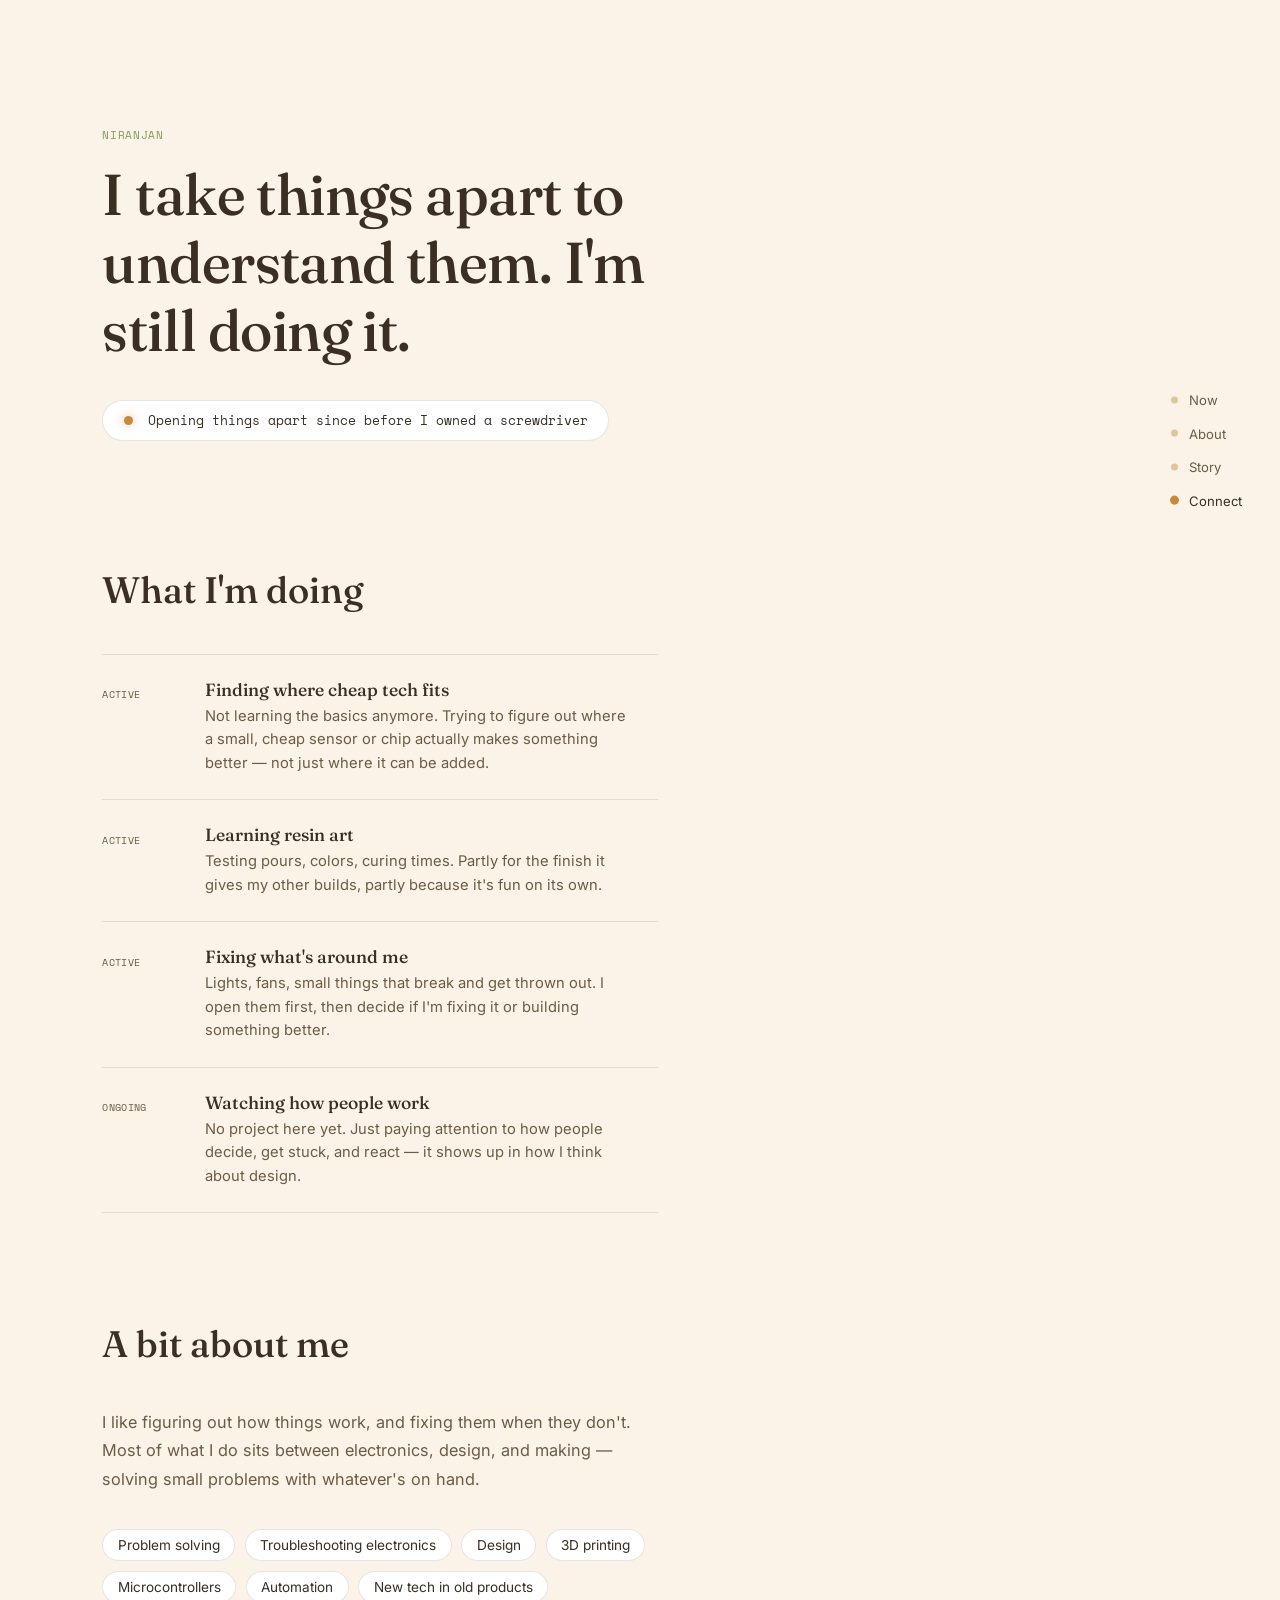
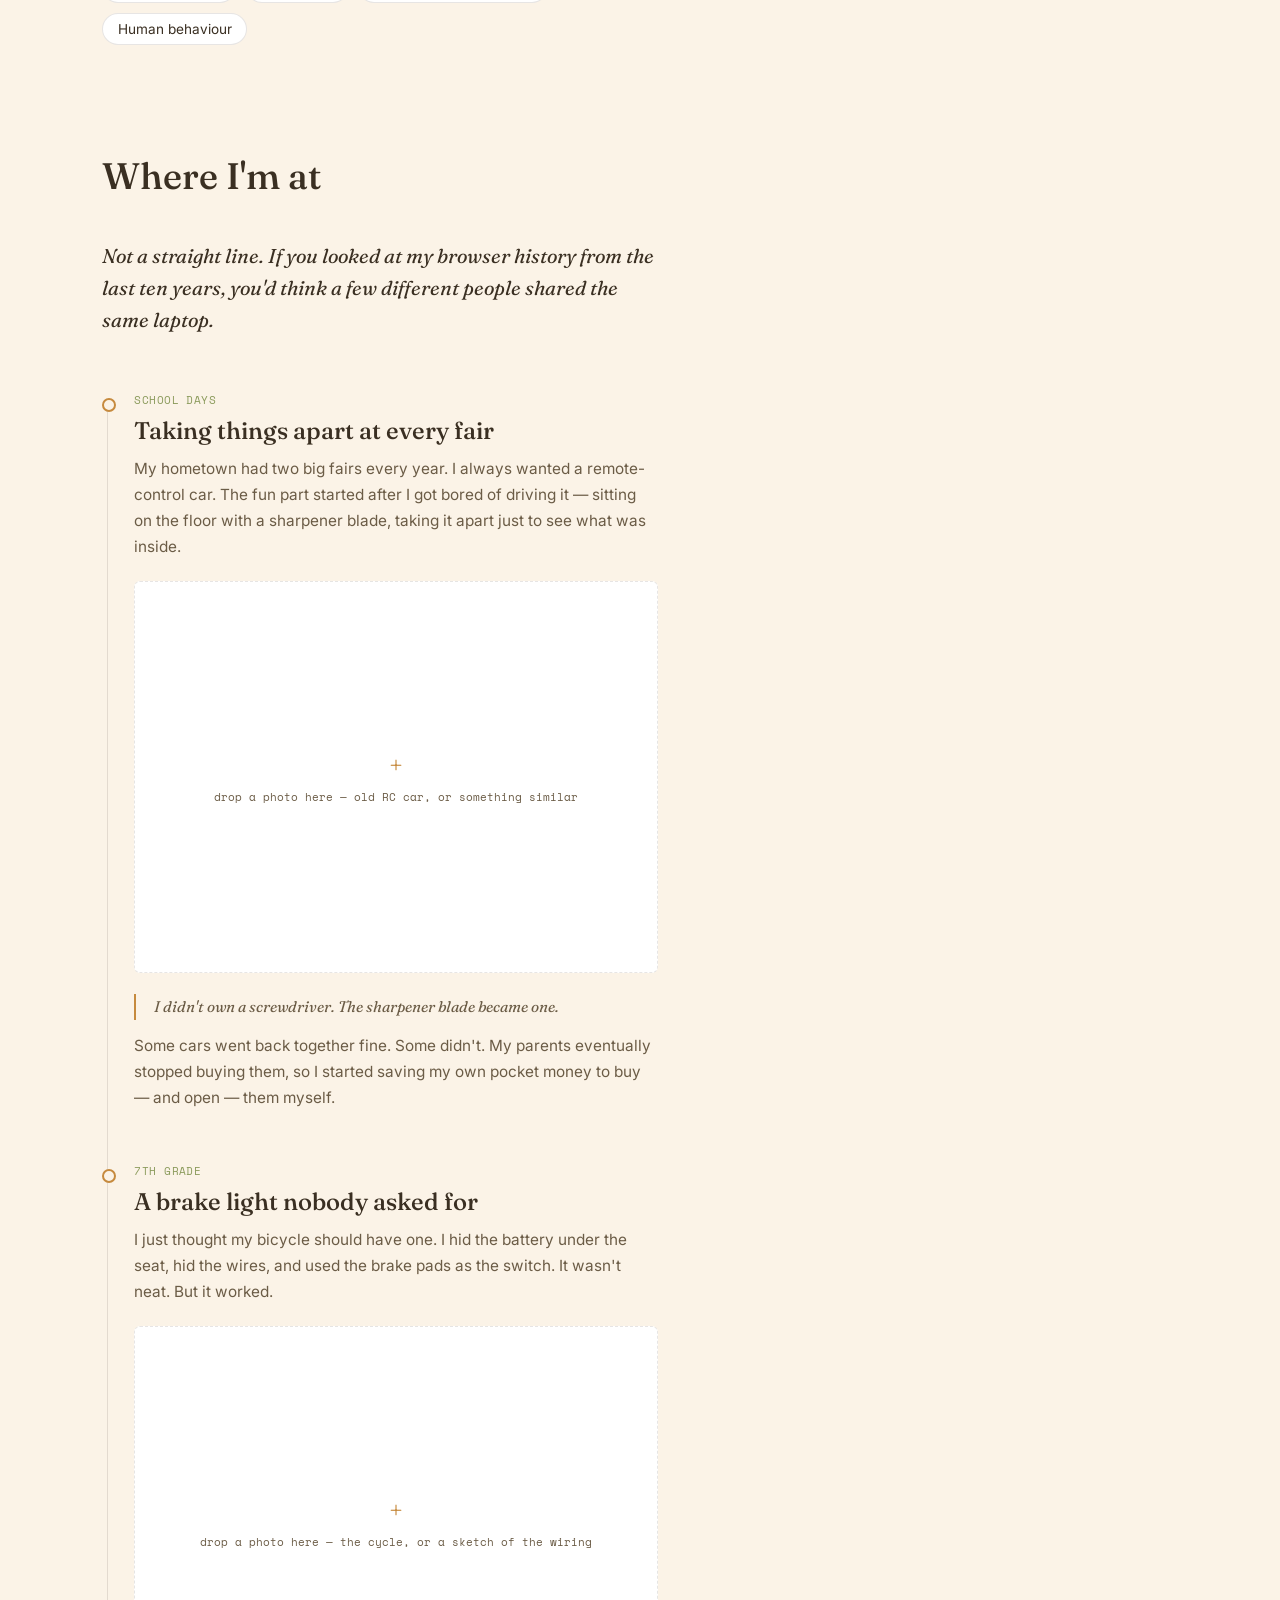
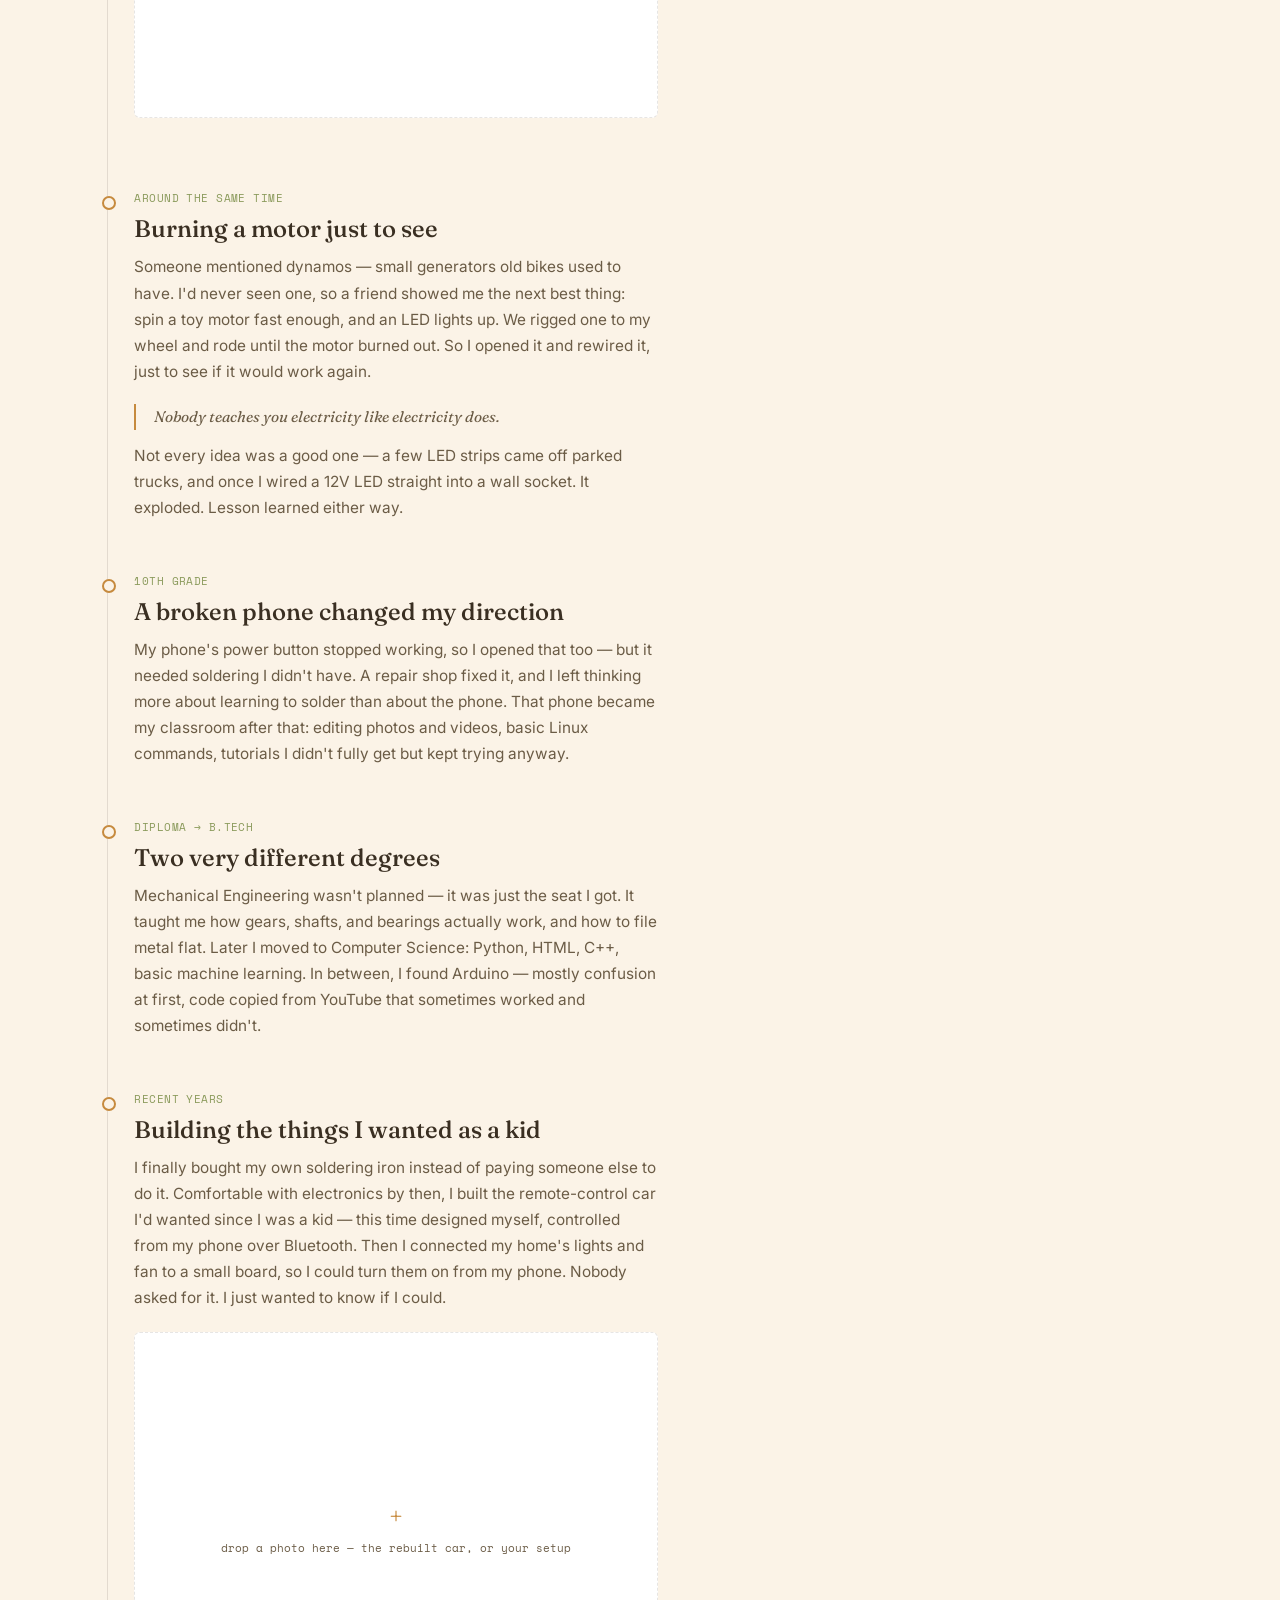
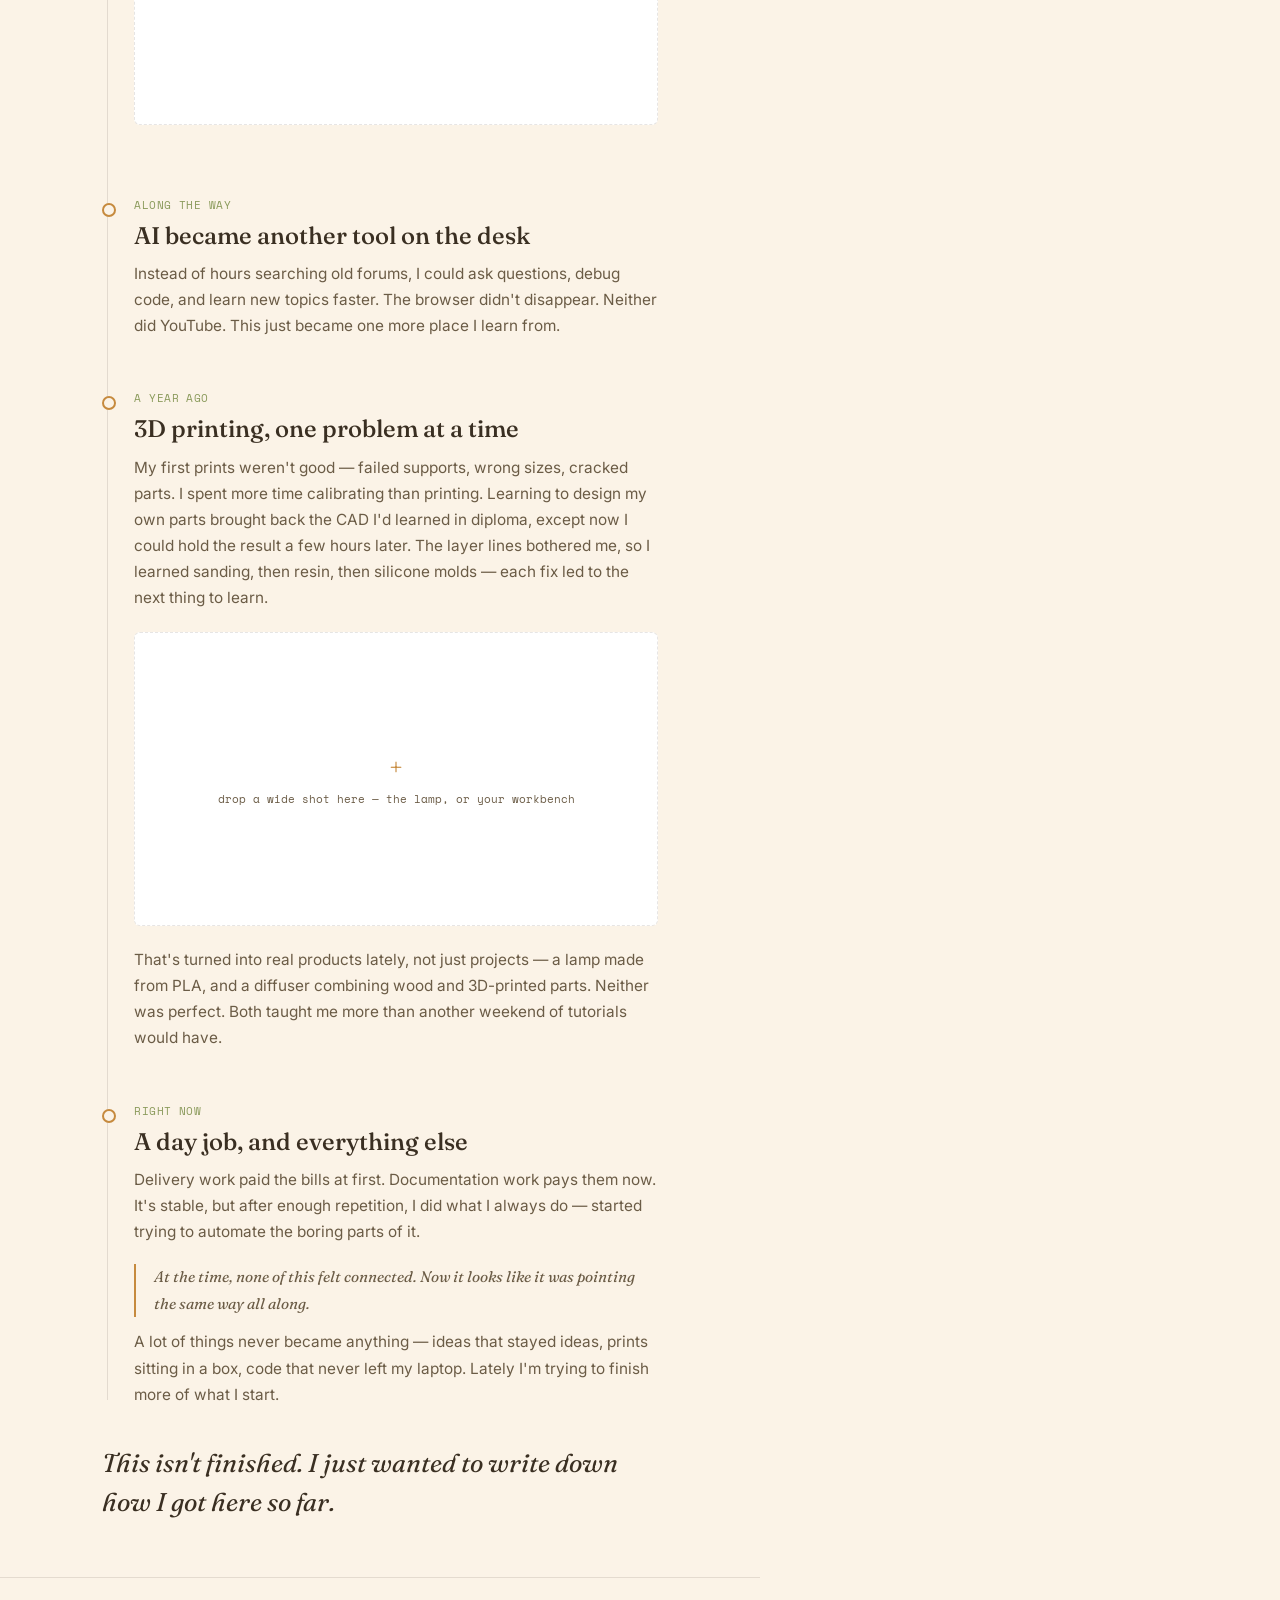
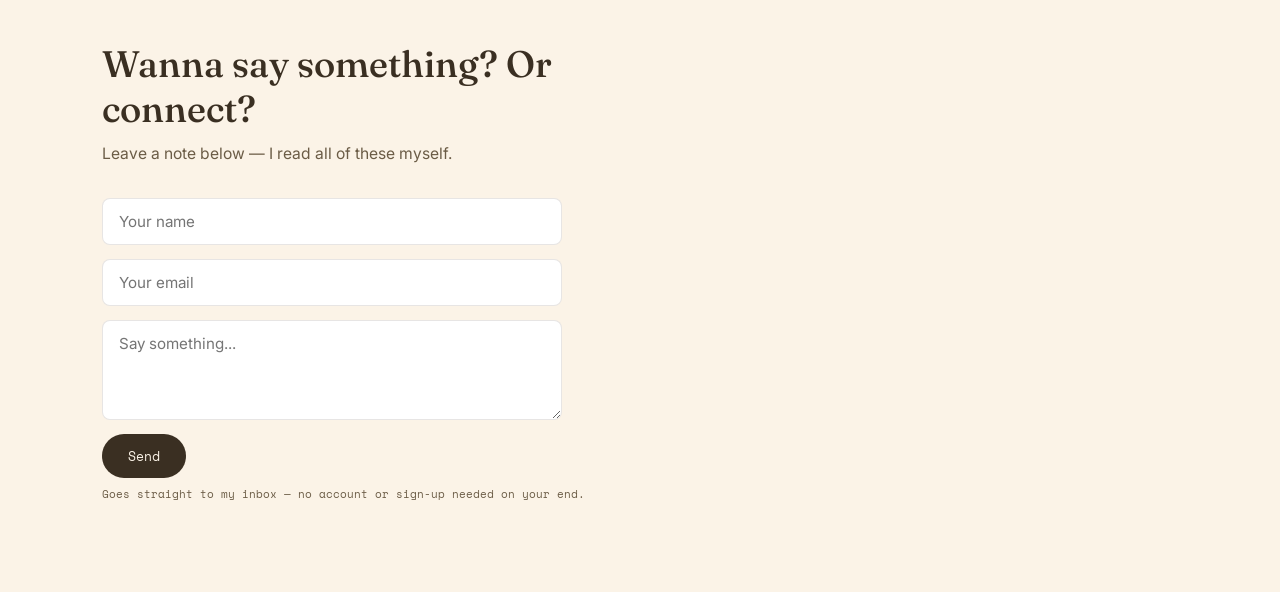
<file: index-1.html>
<!DOCTYPE html>
<html lang="en">
<head>
<meta charset="UTF-8">
<meta name="viewport" content="width=device-width, initial-scale=1.0">
<title>Niranjan</title>
<link rel="preconnect" href="https://fonts.googleapis.com">
<link rel="preconnect" href="https://fonts.gstatic.com" crossorigin>
<link href="https://fonts.googleapis.com/css2?family=Fraunces:ital,opsz,wght@0,9..144,400;0,9..144,500;0,9..144,600;1,9..144,400;1,9..144,500&family=Inter:wght@400;500&family=Space+Mono:wght@400;500&display=swap" rel="stylesheet">
<style>
/* ============================================================
   NIRANJAN — single page, plain-spoken, skim-friendly.

   ORDER ON PAGE (top to bottom):
   1. Hero — one line, who I am
   2. Now — what I'm doing today
   3. About — quick interests
   4. Story — the long version, but broken into headlines
   5. Connect — a small message box (Formspree)

   TO EDIT:
   - Colors: all in :root below.
   - Formspree: search "FORMSPREE" below and paste your own
     form endpoint (make a free one at formspree.io).
   - Photo slots: replace <div class="photo empty">…</div> with
     <div class="photo"><img src="your-photo.jpg" alt=""></div>
============================================================ */
:root {
  --paper: #fbf3e7;
  --ink: #3a2f22;
  --ink-soft: #6b5c46;
  --olive: #8a9a5b;
  --ochre: #c68a3e;
  --ochre-soft: rgba(198, 138, 62, 0.28);
  --line: rgba(58, 47, 34, 0.12);
  --card: #ffffff;
}
* { margin: 0; padding: 0; box-sizing: border-box; }
html { scroll-behavior: smooth; }
body {
  background: var(--paper);
  color: var(--ink);
  font-family: 'Inter', -apple-system, sans-serif;
}
.wrap { max-width: 720px; padding: 0 8vw; }

/* ---------- right-side jump nav (desktop) ---------- */
.side-nav {
  position: fixed; right: 2.4rem; top: 50%; transform: translateY(-50%);
  display: flex; flex-direction: column; gap: 1.1rem; z-index: 20;
}
.side-nav a {
  display: flex; align-items: center; gap: 0.65rem;
  font-size: 0.82rem; color: var(--ink-soft); text-decoration: none;
}
.side-nav a .dot {
  width: 7px; height: 7px; border-radius: 50%; background: var(--ochre);
  opacity: 0.45; flex-shrink: 0; transition: opacity 0.2s ease, transform 0.2s ease;
}
.side-nav a:hover, .side-nav a.active { color: var(--ink); }
.side-nav a:hover .dot, .side-nav a.active .dot { opacity: 1; transform: scale(1.3); }

/* bottom bar version for small / narrow screens */
.bottom-nav {
  display: none;
  position: fixed; bottom: 0; left: 0; right: 0; z-index: 20;
  background: rgba(251,243,231,0.95); backdrop-filter: blur(6px);
  border-top: 1px solid var(--line);
  padding: 0.8rem 4vw; justify-content: space-around;
}
.bottom-nav a {
  font-size: 0.72rem; color: var(--ink-soft); text-decoration: none;
  display: flex; flex-direction: column; align-items: center; gap: 0.3rem;
}
.bottom-nav a .dot { width: 6px; height: 6px; border-radius: 50%; background: var(--ochre); opacity: 0.4; }
.bottom-nav a.active, .bottom-nav a:hover { color: var(--ink); }
.bottom-nav a.active .dot { opacity: 1; }

@media (max-width: 1080px) {
  .side-nav { display: none; }
  .bottom-nav { display: flex; }
  body { padding-bottom: 4.5rem; }
}

/* ---------- hero ---------- */
.hero { padding: 14vh 8vw 8vh; max-width: 760px; }
.eyebrow {
  font-family: 'Space Mono', monospace; font-size: 0.7rem;
  letter-spacing: 0.06em; color: var(--olive); text-transform: uppercase;
  margin-bottom: 1.1rem;
}
.hero h1 {
  font-family: 'Fraunces', serif; font-weight: 500;
  font-size: clamp(2.2rem, 5.5vw, 3.6rem);
  line-height: 1.18; letter-spacing: -0.01em;
  max-width: 16ch;
}
.tag {
  margin-top: 2.2rem; display: inline-flex; align-items: center;
  gap: 0.9rem; padding: 0.65rem 1.3rem; background: var(--card);
  border: 1px solid var(--line);
  border-radius: 999px; text-decoration: none; color: var(--ink);
}
.dot-lg {
  width: 9px; height: 9px; border-radius: 50%; background: var(--ochre);
  box-shadow: 0 0 8px 2px var(--ochre-soft);
  animation: breathe 3.2s ease-in-out infinite; flex-shrink: 0;
}
@keyframes breathe { 0%,100%{opacity:.55;} 50%{opacity:1;} }
.tag-text { font-family: 'Space Mono', monospace; font-size: 0.8rem; }

/* ---------- section shell ---------- */
section { padding: 6vh 8vw; max-width: 760px; }
section h2.section-title {
  font-family: 'Fraunces', serif; font-weight: 500;
  font-size: clamp(1.7rem, 3.6vw, 2.3rem);
  margin-bottom: 2.6rem; max-width: 20ch;
}

/* ---------- NOW ---------- */
.entry { display: flex; gap: 1.4rem; padding: 1.5rem 0; border-top: 1px solid var(--line); }
.entry:last-child { border-bottom: 1px solid var(--line); }
.entry .status { flex-shrink: 0; width: 80px; padding-top: 0.2rem; }
.status-label {
  font-family: 'Space Mono', monospace; font-size: 0.65rem;
  letter-spacing: 0.03em; color: var(--ink-soft); text-transform: uppercase;
}
.entry h3 { font-family: 'Fraunces', serif; font-weight: 500; font-size: 1.1rem; margin-bottom: 0.3rem; }
.entry p { font-size: 0.92rem; color: var(--ink-soft); line-height: 1.6; max-width: 48ch; }

/* ---------- ABOUT ---------- */
.about-line {
  font-size: 1.02rem; color: var(--ink-soft); line-height: 1.75;
  max-width: 56ch; margin-bottom: 2.2rem;
}
.chips { display: flex; flex-wrap: wrap; gap: 0.6rem; }
.chip {
  font-size: 0.85rem; color: var(--ink);
  background: var(--card); border: 1px solid var(--line);
  padding: 0.45rem 0.9rem; border-radius: 999px;
}

/* ---------- STORY ---------- */
.story-intro {
  font-family: 'Fraunces', serif; font-style: italic; font-size: clamp(1.05rem, 2vw, 1.25rem);
  color: var(--ink); line-height: 1.6; max-width: 54ch; margin-bottom: 3.5rem;
}
.trail { position: relative; padding-left: 2rem; }
.trail::before { content: ""; position: absolute; left: 5px; top: 8px; bottom: 8px; width: 1px; background: var(--line); }
.beat { position: relative; padding-bottom: 3.2rem; }
.beat:last-child { padding-bottom: 0; }
.beat::before {
  content: ""; position: absolute; left: -2rem; top: 6px;
  width: 10px; height: 10px; border-radius: 50%;
  background: var(--paper); border: 2px solid var(--ochre);
}
.beat .when {
  font-family: 'Space Mono', monospace; font-size: 0.68rem;
  color: var(--olive); text-transform: uppercase; letter-spacing: 0.04em;
  margin-bottom: 0.5rem;
}
.beat h3 {
  font-family: 'Fraunces', serif; font-weight: 500;
  font-size: clamp(1.2rem, 2.4vw, 1.5rem);
  margin-bottom: 0.7rem;
}
.beat p { font-size: 0.96rem; color: var(--ink-soft); line-height: 1.7; max-width: 54ch; margin-bottom: 0.8rem; }
.beat p:last-of-type { margin-bottom: 0; }
.pull {
  font-family: 'Fraunces', serif; font-style: italic;
  font-size: clamp(1.15rem, 2.2vw, 1.4rem);
  color: var(--ink); line-height: 1.5; max-width: 30ch;
  margin: 1.2rem 0 1.4rem; border-left: 2px solid var(--ochre); padding-left: 1.1rem;
}
.photo {
  margin: 1.3rem 0; border-radius: 6px; overflow: hidden;
  background: var(--card); border: 1px dashed var(--line);
  aspect-ratio: 4/3; display: flex; align-items: center; justify-content: center;
}
.photo img { width: 100%; height: 100%; object-fit: cover; display: block; }
.photo.wide { aspect-ratio: 16/9; }
.photo.empty {
  flex-direction: column; gap: 0.5rem;
  font-family: 'Space Mono', monospace; font-size: 0.68rem;
  color: var(--ink-soft); text-align: center; padding: 1.3rem;
}
.photo.empty .plus { font-family: 'Fraunces', serif; font-size: 1.6rem; color: var(--ochre); }
.closing-line {
  font-family: 'Fraunces', serif; font-style: italic;
  font-size: clamp(1.2rem, 2.5vw, 1.6rem);
  color: var(--ink); line-height: 1.55; max-width: 44ch; margin-top: 4vh;
}

/* ---------- CONNECT ---------- */
#connect { border-top: 1px solid var(--line); padding-top: 7vh; padding-bottom: 10vh; }
#connect .section-title { margin-bottom: 0.8rem; }
#connect .sub { font-size: 0.98rem; color: var(--ink-soft); margin-bottom: 2.2rem; max-width: 46ch; }

form.msg { display: flex; flex-direction: column; gap: 0.9rem; max-width: 460px; }
form.msg input, form.msg textarea {
  font-family: 'Inter', sans-serif; font-size: 0.95rem; color: var(--ink);
  background: var(--card); border: 1px solid var(--line); border-radius: 8px;
  padding: 0.8rem 1rem; outline: none; resize: vertical;
}
form.msg input:focus, form.msg textarea:focus { border-color: var(--ochre); }
form.msg textarea { min-height: 100px; }
form.msg button {
  align-self: flex-start;
  font-family: 'Space Mono', monospace; font-size: 0.82rem;
  color: var(--paper); background: var(--ink);
  border: none; border-radius: 999px;
  padding: 0.75rem 1.6rem; cursor: pointer;
  transition: background 0.2s ease;
}
form.msg button:hover { background: var(--ochre); }
.msg-note { font-family: 'Space Mono', monospace; font-size: 0.7rem; color: var(--ink-soft); margin-top: 0.4rem; }

@media (max-width: 640px) {
  .hero { padding: 10vh 6vw 6vh; }
  section { padding: 5vh 6vw; }
  .entry { flex-direction: column; gap: 0.5rem; }
}
@media (prefers-reduced-motion: reduce) { .dot-lg { animation: none; opacity: .9; } }
a:focus-visible, button:focus-visible, input:focus-visible, textarea:focus-visible { outline: 2px solid var(--ochre); outline-offset: 2px; }
</style>
</head>
<body>

<!-- ===== RIGHT-SIDE NAV — jumps straight to a section, no scrolling needed ===== -->
<nav class="side-nav" id="sideNav">
  <a href="#now" data-target="now"><span class="dot"></span>Now</a>
  <a href="#about" data-target="about"><span class="dot"></span>About</a>
  <a href="#story" data-target="story"><span class="dot"></span>Story</a>
  <a href="#connect" data-target="connect"><span class="dot"></span>Connect</a>
</nav>
<nav class="bottom-nav" id="bottomNav">
  <a href="#now" data-target="now"><span class="dot"></span>Now</a>
  <a href="#about" data-target="about"><span class="dot"></span>About</a>
  <a href="#story" data-target="story"><span class="dot"></span>Story</a>
  <a href="#connect" data-target="connect"><span class="dot"></span>Connect</a>
</nav>

<!-- ===== HERO — one line, says who I am ===== -->
<div class="hero" id="top">
  <div class="eyebrow">Niranjan</div>
  <h1>I take things apart to understand them. I'm still doing it.</h1>
  <a href="#story" class="tag">
    <span class="dot-lg"></span>
    <span class="tag-text">Opening things apart since before I owned a screwdriver</span>
  </a>
</div>

<!-- ===== NOW — right at the top, what's happening today ===== -->
<section id="now">
  <h2 class="section-title">What I'm doing</h2>

  <div class="entry">
    <div class="status"><span class="status-label">Active</span></div>
    <div>
      <h3>Finding where cheap tech fits</h3>
      <p>Not learning the basics anymore. Trying to figure out where a small, cheap sensor or chip actually makes something better — not just where it can be added.</p>
    </div>
  </div>

  <div class="entry">
    <div class="status"><span class="status-label">Active</span></div>
    <div>
      <h3>Learning resin art</h3>
      <p>Testing pours, colors, curing times. Partly for the finish it gives my other builds, partly because it's fun on its own.</p>
    </div>
  </div>

  <div class="entry">
    <div class="status"><span class="status-label">Active</span></div>
    <div>
      <h3>Fixing what's around me</h3>
      <p>Lights, fans, small things that break and get thrown out. I open them first, then decide if I'm fixing it or building something better.</p>
    </div>
  </div>

  <div class="entry">
    <div class="status"><span class="status-label">Ongoing</span></div>
    <div>
      <h3>Watching how people work</h3>
      <p>No project here yet. Just paying attention to how people decide, get stuck, and react — it shows up in how I think about design.</p>
    </div>
  </div>
</section>

<!-- ===== ABOUT — the short version, before the long one ===== -->
<section id="about">
  <h2 class="section-title">A bit about me</h2>
  <p class="about-line">I like figuring out how things work, and fixing them when they don't. Most of what I do sits between electronics, design, and making — solving small problems with whatever's on hand.</p>
  <div class="chips">
    <span class="chip">Problem solving</span>
    <span class="chip">Troubleshooting electronics</span>
    <span class="chip">Design</span>
    <span class="chip">3D printing</span>
    <span class="chip">Microcontrollers</span>
    <span class="chip">Automation</span>
    <span class="chip">New tech in old products</span>
    <span class="chip">Human behaviour</span>
  </div>
</section>

<!-- ===== STORY — the long version, but skimmable ===== -->
<section id="story">
  <h2 class="section-title">Where I'm at</h2>
  <p class="story-intro">Not a straight line. If you looked at my browser history from the last ten years, you'd think a few different people shared the same laptop.</p>

  <div class="trail">

    <div class="beat">
      <div class="when">School days</div>
      <h3>Taking things apart at every fair</h3>
      <p>My hometown had two big fairs every year. I always wanted a remote-control car. The fun part started after I got bored of driving it — sitting on the floor with a sharpener blade, taking it apart just to see what was inside.</p>
      <div class="photo empty"><span class="plus">+</span><span>drop a photo here — old RC car, or something similar</span></div>
      <p class="pull">I didn't own a screwdriver. The sharpener blade became one.</p>
      <p>Some cars went back together fine. Some didn't. My parents eventually stopped buying them, so I started saving my own pocket money to buy — and open — them myself.</p>
    </div>

    <div class="beat">
      <div class="when">7th grade</div>
      <h3>A brake light nobody asked for</h3>
      <p>I just thought my bicycle should have one. I hid the battery under the seat, hid the wires, and used the brake pads as the switch. It wasn't neat. But it worked.</p>
      <div class="photo empty"><span class="plus">+</span><span>drop a photo here — the cycle, or a sketch of the wiring</span></div>
    </div>

    <div class="beat">
      <div class="when">Around the same time</div>
      <h3>Burning a motor just to see</h3>
      <p>Someone mentioned dynamos — small generators old bikes used to have. I'd never seen one, so a friend showed me the next best thing: spin a toy motor fast enough, and an LED lights up. We rigged one to my wheel and rode until the motor burned out. So I opened it and rewired it, just to see if it would work again.</p>
      <p class="pull">Nobody teaches you electricity like electricity does.</p>
      <p>Not every idea was a good one — a few LED strips came off parked trucks, and once I wired a 12V LED straight into a wall socket. It exploded. Lesson learned either way.</p>
    </div>

    <div class="beat">
      <div class="when">10th grade</div>
      <h3>A broken phone changed my direction</h3>
      <p>My phone's power button stopped working, so I opened that too — but it needed soldering I didn't have. A repair shop fixed it, and I left thinking more about learning to solder than about the phone. That phone became my classroom after that: editing photos and videos, basic Linux commands, tutorials I didn't fully get but kept trying anyway.</p>
    </div>

    <div class="beat">
      <div class="when">Diploma → B.Tech</div>
      <h3>Two very different degrees</h3>
      <p>Mechanical Engineering wasn't planned — it was just the seat I got. It taught me how gears, shafts, and bearings actually work, and how to file metal flat. Later I moved to Computer Science: Python, HTML, C++, basic machine learning. In between, I found Arduino — mostly confusion at first, code copied from YouTube that sometimes worked and sometimes didn't.</p>
    </div>

    <div class="beat">
      <div class="when">Recent years</div>
      <h3>Building the things I wanted as a kid</h3>
      <p>I finally bought my own soldering iron instead of paying someone else to do it. Comfortable with electronics by then, I built the remote-control car I'd wanted since I was a kid — this time designed myself, controlled from my phone over Bluetooth. Then I connected my home's lights and fan to a small board, so I could turn them on from my phone. Nobody asked for it. I just wanted to know if I could.</p>
      <div class="photo empty"><span class="plus">+</span><span>drop a photo here — the rebuilt car, or your setup</span></div>
    </div>

    <div class="beat">
      <div class="when">Along the way</div>
      <h3>AI became another tool on the desk</h3>
      <p>Instead of hours searching old forums, I could ask questions, debug code, and learn new topics faster. The browser didn't disappear. Neither did YouTube. This just became one more place I learn from.</p>
    </div>

    <div class="beat">
      <div class="when">A year ago</div>
      <h3>3D printing, one problem at a time</h3>
      <p>My first prints weren't good — failed supports, wrong sizes, cracked parts. I spent more time calibrating than printing. Learning to design my own parts brought back the CAD I'd learned in diploma, except now I could hold the result a few hours later. The layer lines bothered me, so I learned sanding, then resin, then silicone molds — each fix led to the next thing to learn.</p>
      <div class="photo wide empty"><span class="plus">+</span><span>drop a wide shot here — the lamp, or your workbench</span></div>
      <p>That's turned into real products lately, not just projects — a lamp made from PLA, and a diffuser combining wood and 3D-printed parts. Neither was perfect. Both taught me more than another weekend of tutorials would have.</p>
    </div>

    <div class="beat">
      <div class="when">Right now</div>
      <h3>A day job, and everything else</h3>
      <p>Delivery work paid the bills at first. Documentation work pays them now. It's stable, but after enough repetition, I did what I always do — started trying to automate the boring parts of it.</p>
      <p class="pull">At the time, none of this felt connected. Now it looks like it was pointing the same way all along.</p>
      <p>A lot of things never became anything — ideas that stayed ideas, prints sitting in a box, code that never left my laptop. Lately I'm trying to finish more of what I start.</p>
    </div>

  </div>

  <p class="closing-line">This isn't finished. I just wanted to write down how I got here so far.</p>
</section>

<!-- ===== CONNECT — short message box, sends via Formspree ===== -->
<section id="connect">
  <h2 class="section-title">Wanna say something? Or connect?</h2>
  <p class="sub">Leave a note below — I read all of these myself.</p>

  <!-- FORMSPREE: replace YOUR_FORM_ID with your real Formspree endpoint.
       Sign up free at formspree.io, create a form, and swap the URL below. -->
  <form class="msg" action="https://formspree.io/f/YOUR_FORM_ID" method="POST">
    <input type="text" name="name" placeholder="Your name" required>
    <input type="email" name="email" placeholder="Your email" required>
    <textarea name="message" placeholder="Say something..." required></textarea>
    <button type="submit">Send</button>
  </form>
  <p class="msg-note">Goes straight to my inbox — no account or sign-up needed on your end.</p>
</section>

<script>
  // Highlights whichever section is currently in view on both nav versions.
  const sections = ['now', 'about', 'story', 'connect'];
  const navLinks = document.querySelectorAll('.side-nav a, .bottom-nav a');

  const observer = new IntersectionObserver((entries) => {
    entries.forEach(entry => {
      if (entry.isIntersecting) {
        const id = entry.target.id;
        navLinks.forEach(link => {
          link.classList.toggle('active', link.dataset.target === id);
        });
      }
    });
  }, { rootMargin: '-40% 0px -50% 0px' });

  sections.forEach(id => {
    const el = document.getElementById(id);
    if (el) observer.observe(el);
  });
</script>

</body>
</html>
</file>
